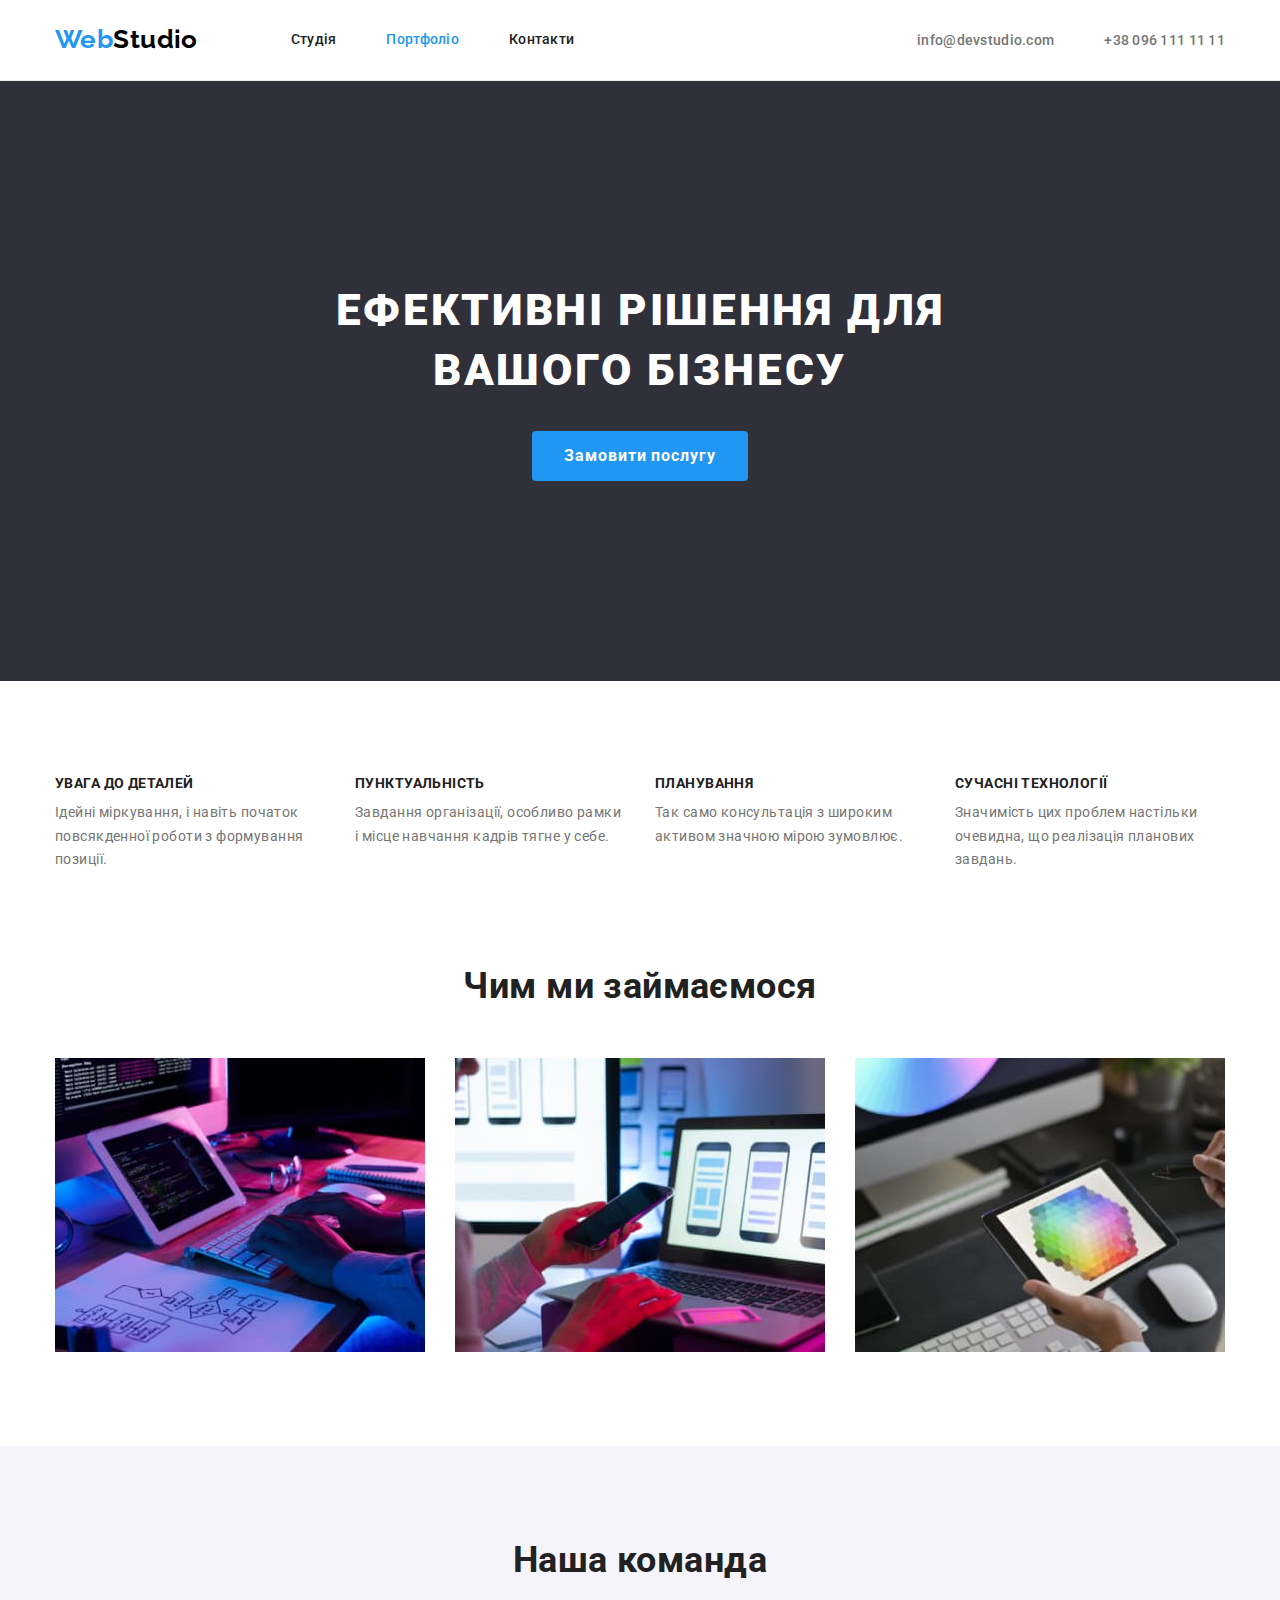
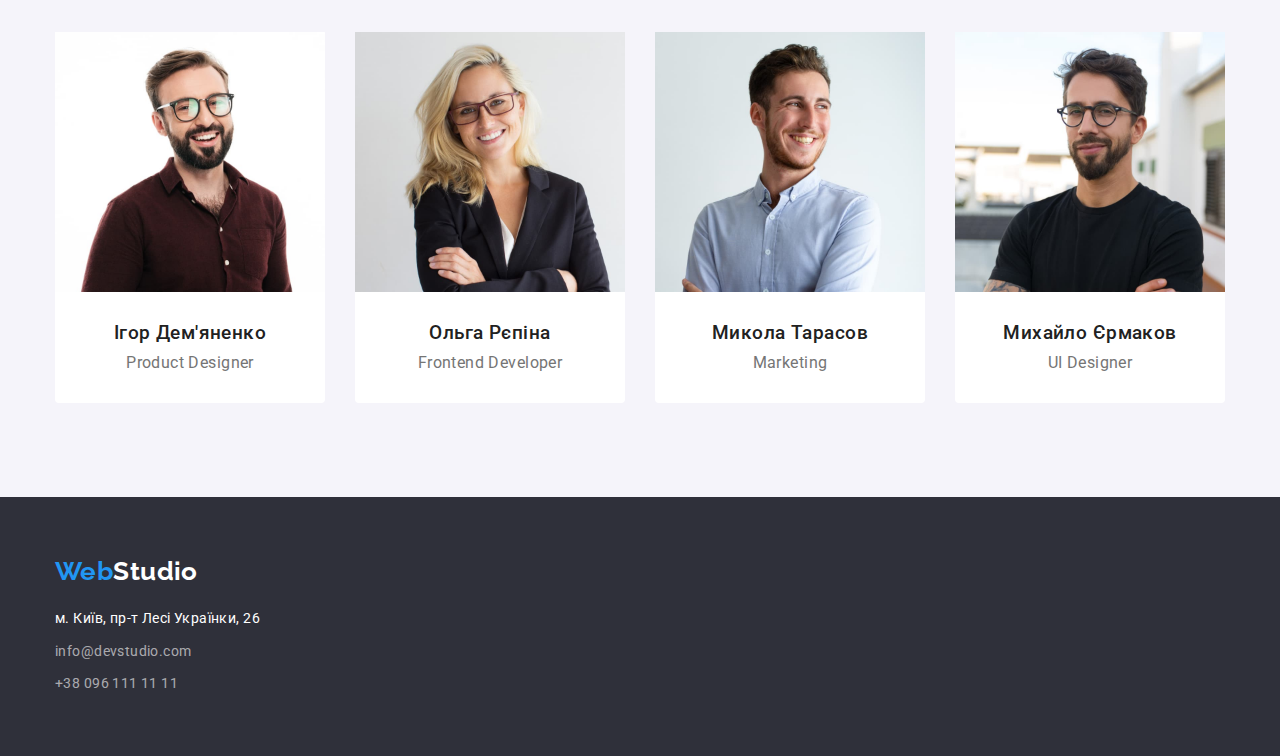
<file: index.html>
<!DOCTYPE html>
<html lang="uk">
  <head>
    <meta charset="UTF-8" />
    <meta http-equiv="X-UA-Compatible" content="IE=edge" />
    <meta name="viewport" content="width=device-width, initial-scale=1.0" />
    <title>Студія</title>
    <link
      href="https://fonts.googleapis.com/css2?family=Raleway:wght@700&family=Roboto:wght@400;500;700;900&display=swap"
      rel="stylesheet"
    />
    <link
      rel="stylesheet"
      href="https://cdnjs.cloudflare.com/ajax/libs/modern-normalize/1.1.0/modern-normalize.min.css"
    />
    <link rel="stylesheet" href="./css/styles.css" />
  </head>

  <body>
    <header class="page-header">
      <div class="container main-nav">
        <nav class="header-nav">
          <a class="link logo" href="./index.html" lang="en"><span>Web</span>Studio</a>
          <ul class="nav-list">
            <li class="item"><a class="link nav-link" href="./index.html">Студія</a></li>
            <li class="item">
              <a class="link nav-link current" href="./portfolio.html">Портфоліо</a>
            </li>
            <li class="item"><a class="link nav-link" href="#">Контакти</a></li>
          </ul>
        </nav>
        <ul class="contacts-list">
          <li class="item">
            <a class="link contact-link" href="mailto:info@devstudio.com">info@devstudio.com</a>
          </li>
          <li class="item">
            <a class="link contact-link" href="tel:+380961111111">+38 096 111 11 11</a>
          </li>
        </ul>
      </div>
    </header>
    <main class="page-main">
      <section class="section hero">
        <div class="container">
          <h1 class="hero-text">
            Ефективні рішення для<br />
            вашого бізнесу
          </h1>
          <button class="hero-button" type="button">Замовити послугу</button>
        </div>
      </section>
      <section class="section features">
        <div class="container">
          <h2 class="section-title" hidden>Особливості</h2>
          <ul class="features-list">
            <li class="feature">
              <h3 class="feature-title">УВАГА ДО ДЕТАЛЕЙ</h3>
              <p class="feature-text">
                Ідейні міркування, і навіть початок повсякденної роботи з формування позиції.
              </p>
            </li>
            <li class="feature">
              <h3 class="feature-title">ПУНКТУАЛЬНІСТЬ</h3>
              <p class="feature-text">
                Завдання організації, особливо рамки і місце навчання кадрів тягне у себе.
              </p>
            </li>
            <li class="feature">
              <h3 class="feature-title">ПЛАНУВАННЯ</h3>
              <p class="feature-text">
                Так само консультація з широким активом значною мірою зумовлює.
              </p>
            </li>
            <li class="feature">
              <h3 class="feature-title">СУЧАСНІ ТЕХНОЛОГІЇ</h3>
              <p class="feature-text">
                Значимість цих проблем настільки очевидна, що реалізація планових завдань.
              </p>
            </li>
          </ul>
        </div>
      </section>
      <section class="section what-we-do">
        <div class="container">
          <h2 class="section-title">Чим ми займаємося</h2>
          <ul class="works-list">
            <li class="item">
              <img src="./images/work1.jpg" alt="Розробник вводить код" width="370" />
            </li>
            <li class="item">
              <img src="./images/work2.jpg" alt="Дизайнер обирає макет" width="370" />
            </li>
            <li class="item">
              <img src="./images/work3.jpg" alt="Дизайнер працює з кольором" width="370" />
            </li>
          </ul>
        </div>
      </section>
      <section class="section our-team">
        <div class="container">
          <h2 class="section-title">Наша команда</h2>
          <ul class="persons-list">
            <li class="person">
              <img src="./images/person1.jpg" alt="Фото Ігор Дем'яненко" width="270" />
              <div class="person-description">
                <h3 class="person-name">Ігор Дем'яненко</h3>
                <p class="person-position">Product Designer</p>
              </div>
            </li>
            <li class="person">
              <img src="./images/person2.jpg" alt="Фото Ольга Рєпіна" width="270" />
              <div class="person-description">
                <h3 class="person-name">Ольга Рєпіна</h3>
                <p class="person-position">Frontend Developer</p>
              </div>
            </li>
            <li class="person">
              <img src="./images/person3.jpg" alt="Фото Микола Тарасов" width="270" />
              <div class="person-description">
                <h3 class="person-name">Микола Тарасов</h3>
                <p class="person-position">Marketing</p>
              </div>
            </li>
            <li class="person">
              <img src="./images/person4.jpg" alt="Фото Михайло Єрмаков" width="270" />
              <div class="person-description">
                <h3 class="person-name">Михайло Єрмаков</h3>
                <p class="person-position">UI Designer</p>
              </div>
            </li>
          </ul>
        </div>
      </section>
    </main>
    <footer class="page-footer">
      <div class="container">
        <a class="link logo" href="./index.html" lang="en"><span>Web</span>Studio</a>
        <address class="page-adress">
          <p class="adress-text">м. Київ, пр-т Лесі Українки, 26</p>
          <ul class="footer-list">
            <li class="item">
              <a class="link adress-link" href="mailto:info@devstudio.com">info@devstudio.com</a>
            </li>
            <li class="item">
              <a class="link adress-link" href="tel:+380961111111">+38 096 111 11 11</a>
            </li>
          </ul>
        </address>
      </div>
    </footer>
  </body>
</html>
</file>
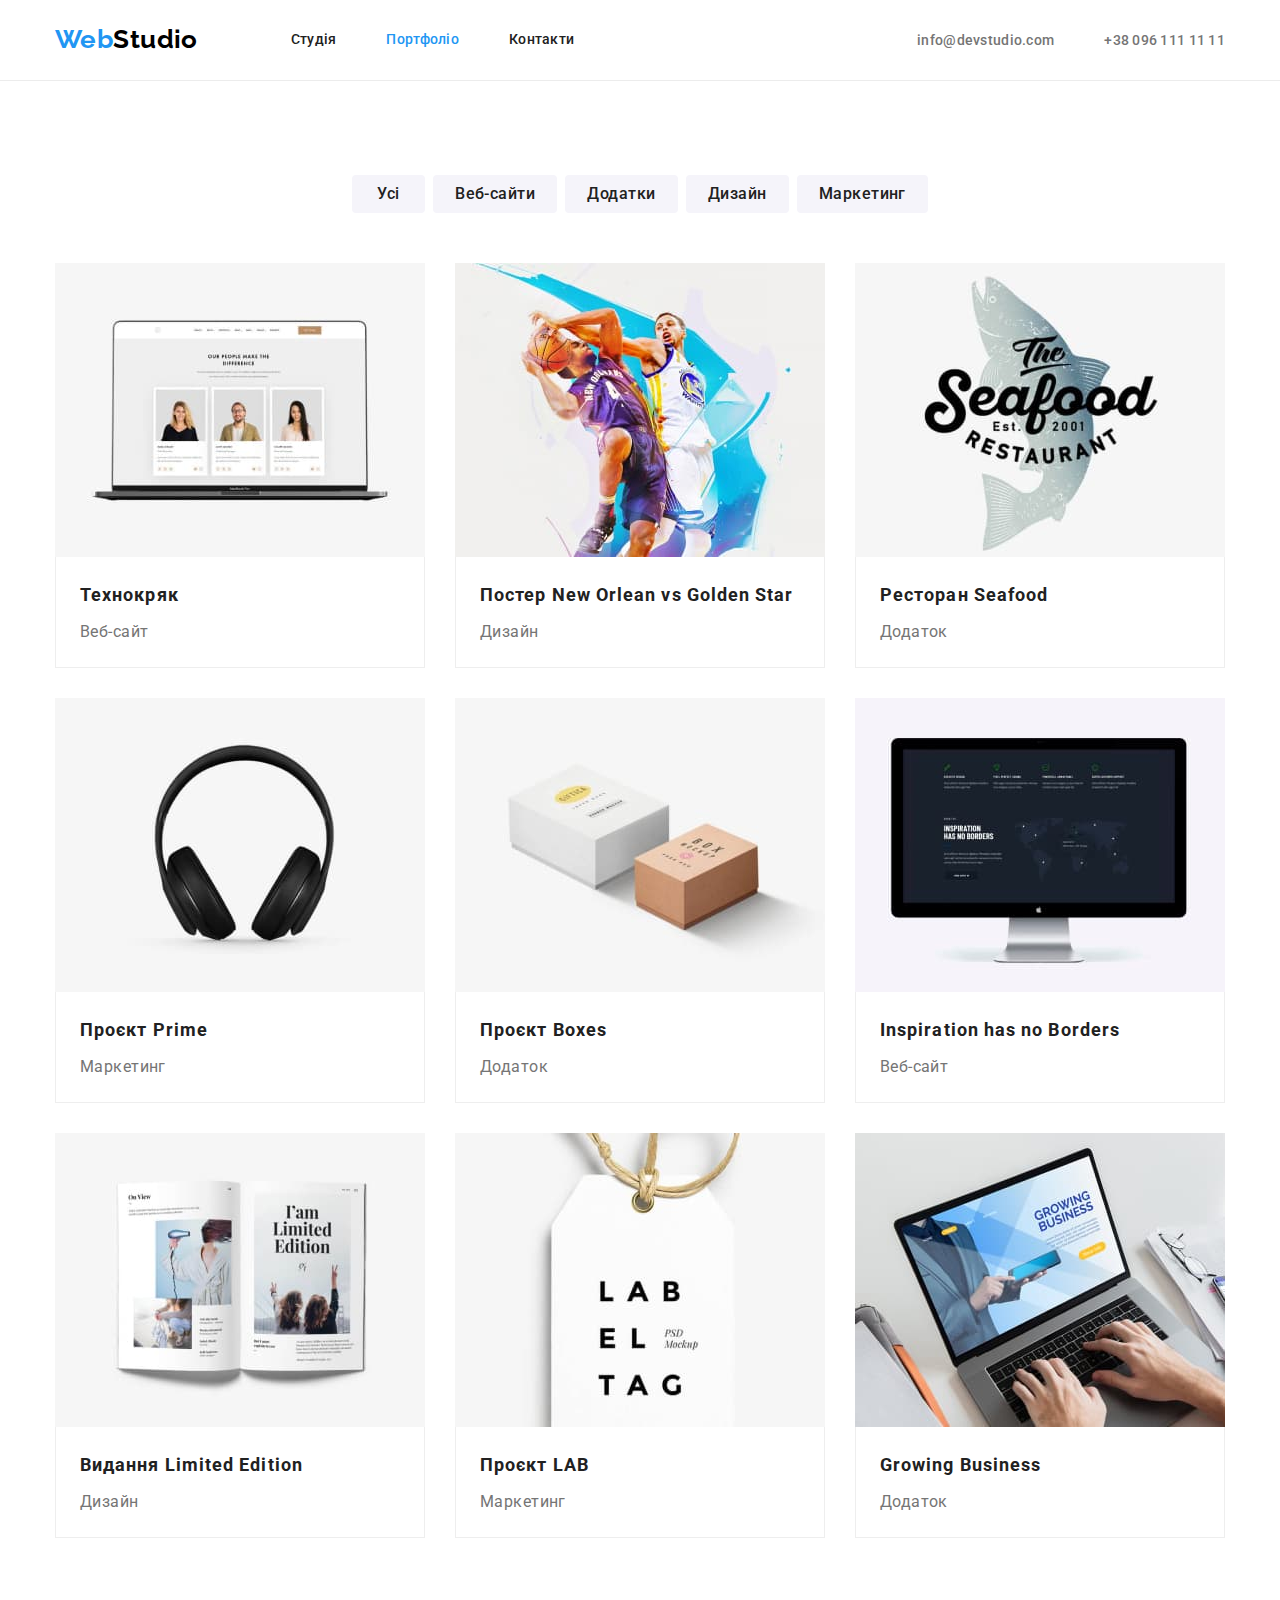
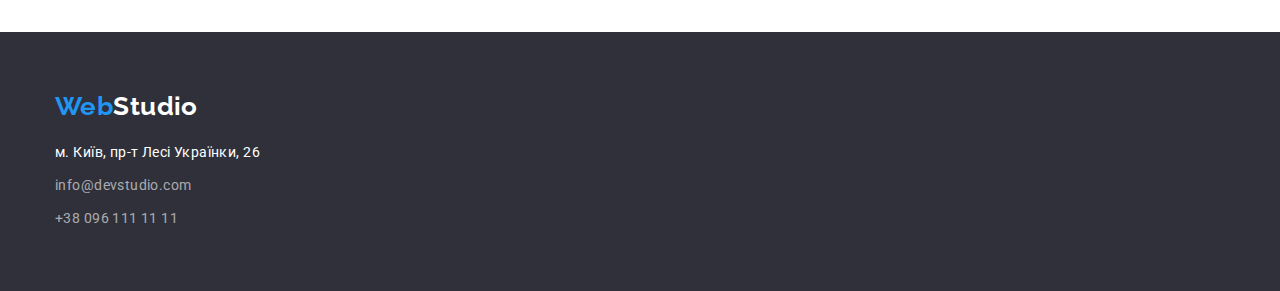
<file: portfolio.html>
<!DOCTYPE html>
<html lang="uk">
  <head>
    <meta charset="UTF-8" />
    <meta http-equiv="X-UA-Compatible" content="IE=edge" />
    <meta name="viewport" content="width=device-width, initial-scale=1.0" />
    <title>Портфоліо</title>
    <link
      href="https://fonts.googleapis.com/css2?family=Raleway:wght@700&family=Roboto:wght@400;500;700;900&display=swap"
      rel="stylesheet"
    />
    <link
      rel="stylesheet"
      href="https://cdnjs.cloudflare.com/ajax/libs/modern-normalize/1.1.0/modern-normalize.min.css"
    />
    <link rel="stylesheet" href="./css/styles.css" />
  </head>

  <body>
    <header class="page-header">
      <div class="container main-nav">
        <nav class="header-nav">
          <a class="link logo" href="./index.html" lang="en"><span>Web</span>Studio</a>
          <ul class="nav-list">
            <li class="item"><a class="link nav-link" href="./index.html">Студія</a></li>
            <li class="item">
              <a class="link nav-link current" href="./portfolio.html">Портфоліо</a>
            </li>
            <li class="item"><a class="link nav-link" href="#">Контакти</a></li>
          </ul>
        </nav>
        <ul class="contacts-list">
          <li class="item">
            <a class="link contact-link" href="mailto:info@devstudio.com">info@devstudio.com</a>
          </li>
          <li class="item">
            <a class="link contact-link" href="tel:+380961111111">+38 096 111 11 11</a>
          </li>
        </ul>
      </div>
    </header>
    <main class="page-main">
      <section class="section portfolio">
        <div class="container">
          <h1 class="section-title" hidden>Портфоліо</h1>
          <ul class="filter-buttons">
            <li><button class="filter-button" type="button">Усі</button></li>
            <li><button class="filter-button" type="button">Веб-сайти</button></li>
            <li><button class="filter-button" type="button">Додатки</button></li>
            <li><button class="filter-button" type="button">Дизайн</button></li>
            <li><button class="filter-button" type="button">Маркетинг</button></li>
          </ul>
          <ul class="products-list">
            <li class="product-item">
              <a class="product" href="#">
                <img src="./images/portfolio1.jpg" alt="Ноутбук" width="370" />
                <div class="product-description">
                  <h2 class="product-title">Технокряк</h2>
                  <p class="product-text">Веб-сайт</p>
                </div>
              </a>
            </li>
            <li class="product-item">
              <a class="product" href="#">
                <img src="./images/portfolio2.jpg" alt="Постер гри у баскетбол" width="370" />
                <div class="product-description">
                  <h2 class="product-title">Постер New Orlean vs Golden Star</h2>
                  <p class="product-text">Дизайн</p>
                </div>
              </a>
            </li>
            <li class="product-item">
              <a class="product" href="#">
                <img src="./images/portfolio3.jpg" alt="Логотип ресторану" width="370" />
                <div class="product-description">
                  <h2 class="product-title">Ресторан Seafood</h2>
                  <p class="product-text">Додаток</p>
                </div>
              </a>
            </li>
            <li class="product-item">
              <a class="product" href="#">
                <img src="./images/portfolio4.jpg" alt="Навушники" width="370" />
                <div class="product-description">
                  <h2 class="product-title">Проєкт Prime</h2>
                  <p class="product-text">Маркетинг</p>
                </div>
              </a>
            </li>
            <li class="product-item">
              <a class="product" href="#">
                <img src="./images/portfolio5.jpg" alt="Коробки" width="370" />
                <div class="product-description">
                  <h2 class="product-title">Проєкт Boxes</h2>
                  <p class="product-text">Додаток</p>
                </div>
              </a>
            </li>
            <li class="product-item">
              <a class="product" href="#">
                <img src="./images/portfolio6.jpg" alt="Монітор" width="370" />
                <div class="product-description">
                  <h2 class="product-title">Inspiration has no Borders</h2>
                  <p class="product-text">Веб-сайт</p>
                </div>
              </a>
            </li>
            <li class="product-item">
              <a class="product" href="#">
                <img src="./images/portfolio7.jpg" alt="Відкрита книга" width="370" />
                <div class="product-description">
                  <h2 class="product-title">Видання Limited Edition</h2>
                  <p class="product-text">Дизайн</p>
                </div>
              </a>
            </li>
            <li class="product-item">
              <a class="product" href="#">
                <img src="./images/portfolio8.jpg" alt="Бірка" width="370" />
                <div class="product-description">
                  <h2 class="product-title">Проєкт LAB</h2>
                  <p class="product-text">Маркетинг</p>
                </div>
              </a>
            </li>
            <li class="product-item">
              <a class="product" href="#">
                <img src="./images/portfolio9.jpg" alt="Ноутбук" width="370" />
                <div class="product-description">
                  <h2 class="product-title">Growing Business</h2>
                  <p class="product-text">Додаток</p>
                </div>
              </a>
            </li>
          </ul>
        </div>
      </section>
    </main>
    <footer class="page-footer">
      <div class="container">
        <a class="link logo" href="./index.html" lang="en"><span>Web</span>Studio</a>
        <address class="page-adress">
          <p class="adress-text">м. Київ, пр-т Лесі Українки, 26</p>
          <ul class="footer-list">
            <li class="item">
              <a class="link adress-link" href="mailto:info@devstudio.com">info@devstudio.com</a>
            </li>
            <li class="item">
              <a class="link adress-link" href="tel:+380961111111">+38 096 111 11 11</a>
            </li>
          </ul>
        </address>
      </div>
    </footer>
  </body>
</html>
</file>
<file: css/styles.css>
:root {
  --accent-color: #2196f3;
  --title-color: #212121;
  --text-color: #757575;
  --logo-color: #000000;
  --neutral-dark-color: rgba(255, 255, 255, 0.6);
  --primary-white-color: #ffffff;
  --primary-dark-color: #2f303a;
  --primary-light-color: #f5f4fa;
  --item-border-color: #eeeeee;
  --header-border-color: #ececec;
}

html {
  box-sizing: border-box;
}

*,
*::before,
*::after {
  box-sizing: inherit;
}

body {
  margin: 0;
  font-family: 'Roboto', sans-serif;
  font-size: 14px;
  letter-spacing: 0.03em;
  color: var(--text-color);
  background-color: var(--primary-white-color);
}

ul {
  list-style: none;
}

h1,
h2,
h3,
h4,
h5,
h6,
p,
ul {
  margin: 0;
  padding: 0;
}

a {
  text-decoration: none;
}

img {
  display: block;
  max-width: 100%;
  height: auto;
}

.container {
  width: 1200px;
  padding: 0 15px;
  margin: 0 auto;
}

.page-header {
  border-bottom: 1px solid var(--header-border-color);
}

.main-nav {
  display: flex;
  align-items: center;
  justify-content: space-between;
}

.header-nav {
  display: flex;
  align-items: center;
}

.logo {
  display: inline-block;
  margin-right: 93px;
  font-size: 26px;
  font-family: 'Raleway', sans-serif;
  font-weight: 700;
  line-height: 1.15;
  color: var(--logo-color);
}

.logo span {
  color: var(--accent-color);
}

.nav-list {
  display: flex;
}

.nav-list .item:not(:last-child),
.contacts-list .item:not(:last-child) {
  margin-right: 50px;
}

.nav-link {
  display: block;
  padding: 32px 0;
  font-size: 14px;
  font-weight: 500;
  letter-spacing: 0.02em;
  line-height: 1.14;
  color: var(--title-color);
}

.nav-link.current {
  color: var(--accent-color);
}

.nav-link:hover,
.nav-link:focus {
  color: var(--accent-color);
}

.contacts-list {
  display: flex;
}

.contact-link {
  font-size: 14px;
  font-weight: 500;
  letter-spacing: 0.02em;
  line-height: 1.14;
  color: var(--text-color);
}

.contact-link:hover,
.contact-link:focus {
  color: var(--accent-color);
}

.section.hero {
  text-align: center;
  background-color: var(--primary-dark-color);
  padding: 200px 0;
}

.hero-text {
  font-weight: 900;
  font-size: 44px;
  line-height: 1.36;
  letter-spacing: 0.06em;
  text-transform: uppercase;
  color: var(--primary-white-color);
  margin-bottom: 30px;
}

.hero-button {
  display: inline-block;
  font-size: 16px;
  font-weight: 700;
  letter-spacing: 0.06em;
  line-height: 1.87;
  color: var(--primary-white-color);
  background-color: var(--accent-color);
  padding: 10px 32px;
  border: none;
  border-radius: 4px;
}

.hero-button:hover,
.hero-button:focus {
  color: var(--accent-color);
  background-color: var(--primary-white-color);
}

.hero-button,
.filter-button {
  font-family: inherit;
  cursor: pointer;
}

.section {
  padding: 94px 0;
}

.section-title {
  text-align: center;
  font-size: 36px;
  font-weight: 700;
  line-height: 1.16;
  color: var(--title-color);
  margin-bottom: 50px;
}

.section.features {
  padding-bottom: 0;
}

.features-list {
  display: flex;
  gap: 30px;
}

.feature {
  flex-basis: calc((100% - 90px) / 4);
}

.feature-title {
  text-transform: uppercase;
  font-size: 14px;
  font-weight: 700;
  line-height: 1.17;
  color: var(--title-color);
  margin-bottom: 10px;
}

.feature-text {
  line-height: 1.7;
}

.works-list {
  display: flex;
  gap: 30px;
}

.works-list .item {
  flex-basis: calc((100% - 60px) / 3);
}

.our-team {
  background-color: var(--primary-light-color);
}

.persons-list {
  display: flex;
  gap: 30px;
}

.person {
  flex-basis: calc((100% - 90px) / 4);
  font-size: 16px;
  line-height: 1.18;
  background-color: var(--primary-white-color);
  border-radius: 0px 0px 4px 4px;
}

.person-description {
  text-align: center;
  padding: 30px;
}

.person-name {
  font-weight: 500;
  color: var(--title-color);
  margin-bottom: 10px;
}

.filter-buttons {
  display: flex;
  justify-content: center;
  gap: 8px;
  margin-bottom: 50px;
}

.filter-button {
  display: inline-block;
  padding: 6px 22px;
  min-width: 73px;
  font-size: 16px;
  font-weight: 500;
  letter-spacing: 0.03em;
  line-height: 1.62;
  color: var(--title-color);
  background-color: var(--primary-light-color);
  border: none;
  border-radius: 4px;
}

.filter-button:hover,
.filter-button:focus {
  color: var(--primary-white-color);
  background-color: var(--accent-color);
}

.products-list {
  display: flex;
  flex-wrap: wrap;
  gap: 30px;
}

.product-item {
  flex-basis: calc((100% - 60px) / 3);
}

.product-description {
  padding: 20px 24px;
  border: 1px solid var(--item-border-color);
  border-top: none;
}

.product-title {
  font-size: 18px;
  font-weight: 700;
  line-height: 2;
  letter-spacing: 0.06em;
  color: var(--title-color);
  margin-bottom: 4px;
}

.product-text {
  font-size: 16px;
  line-height: 1.87;
  color: var(--text-color);
}

.page-footer {
  background-color: var(--primary-dark-color);
  padding: 60px 0;
}

.page-footer .logo {
  margin-right: 0;
  margin-bottom: 20px;
  color: var(--primary-white-color);
}

.page-adress {
  font-style: normal;
  line-height: 1.71;
}

.adress-text {
  color: var(--primary-white-color);
  margin-bottom: 9px;
}

.footer-list .item:not(:last-child) {
  margin-bottom: 9px;
}

.adress-link {
  color: var(--neutral-dark-color);
}

.adress-link:hover,
.adress-link:focus {
  color: var(--accent-color);
}
</file>
